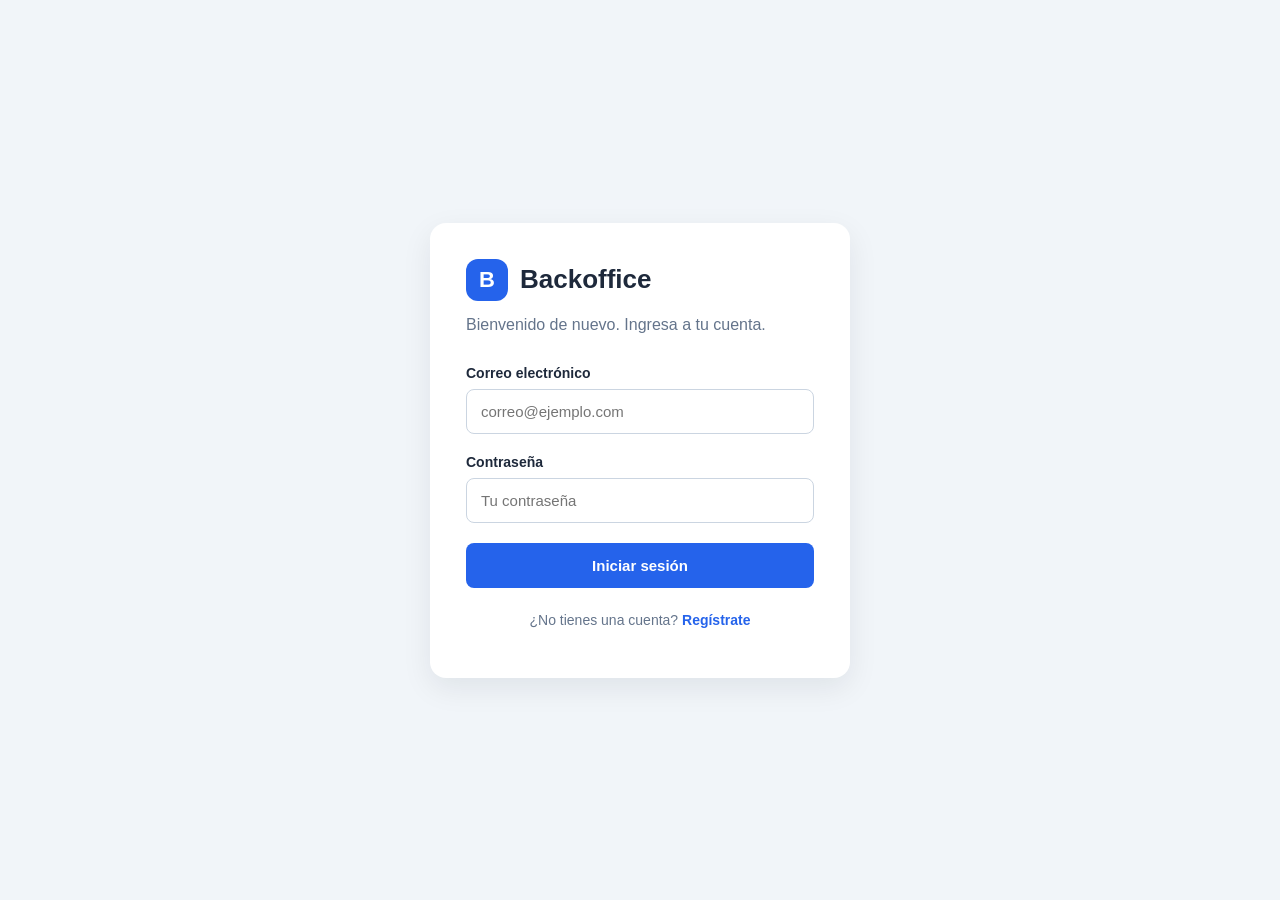
<file: index.html>
<!DOCTYPE html>
<html lang="es">
<head>
    <meta charset="UTF-8">
    <meta name="viewport" content="width=device-width, initial-scale=1.0">
    <meta name="description" content="Inicio de sesión de Backoffice">
    <title>Login | Backoffice</title>
    <link rel="stylesheet" href="css/style.css">
</head>
<body>
    <main class="auth-container">
        <section class="auth-card">
            <div class="brand">
                <div class="brand-icon">B</div>
                <h1>Backoffice</h1>
            </div>
            <p class="subtitle">Bienvenido de nuevo. Ingresa a tu cuenta.</p>

            <form id="loginForm">
                <label for="email">Correo electrónico</label>
                <input type="email" id="email" name="email" placeholder="correo@ejemplo.com" required>

                <label for="password">Contraseña</label>
                <input type="password" id="password" name="password" placeholder="Tu contraseña" required>

                <button type="submit">Iniciar sesión</button>
            </form>

            <p class="switch-page">¿No tienes una cuenta? <a href="register.html">Regístrate</a></p>
            <p id="message" class="message" aria-live="polite"></p>
        </section>
    </main>
    <script src="js/app.js"></script>
</body>
</html>
</file>
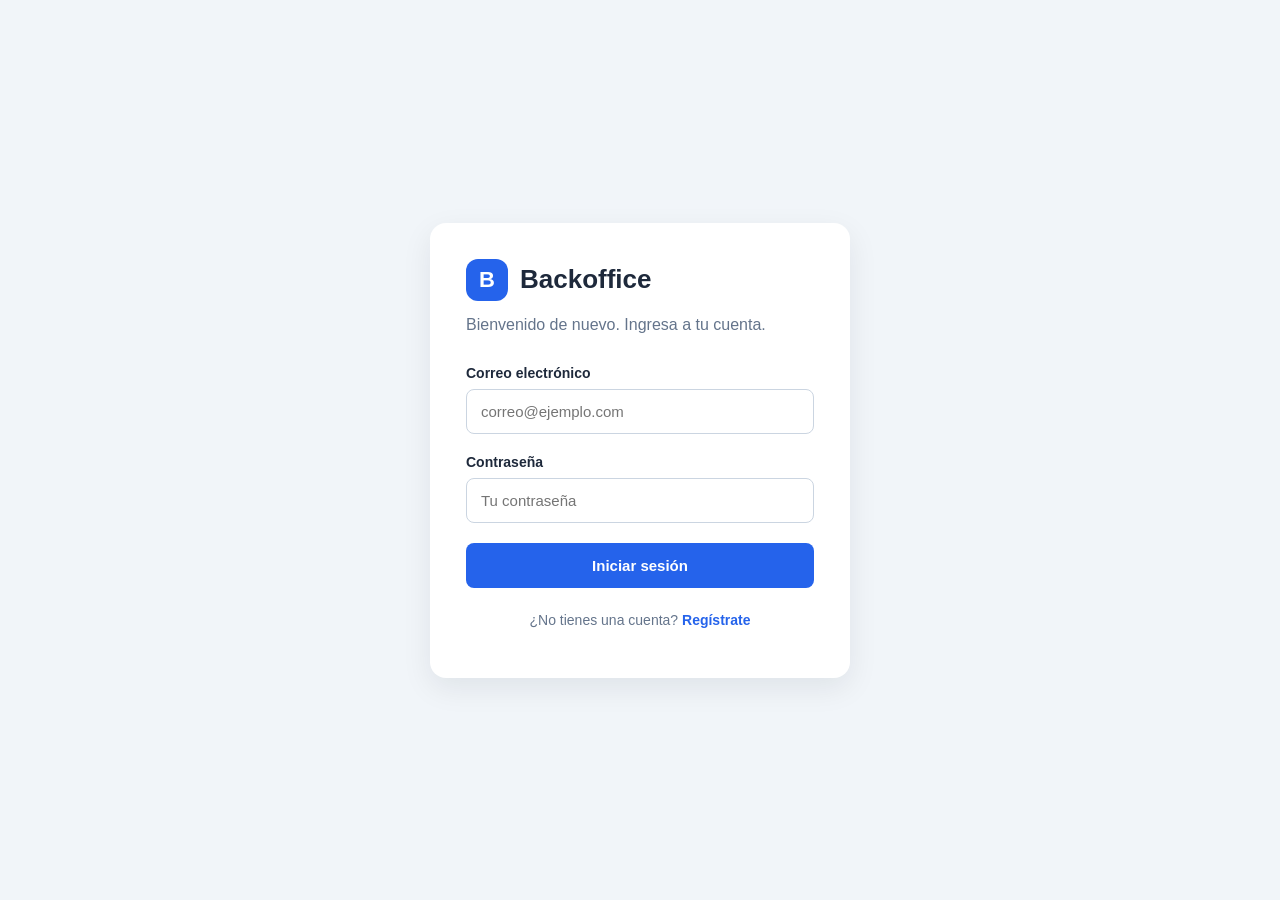
<file: home.html>
<!DOCTYPE html>
<html lang="es">
<head>
    <meta charset="UTF-8">
    <meta name="viewport" content="width=device-width, initial-scale=1.0">
    <meta name="description" content="Panel principal de Backoffice">
    <title>Home | Backoffice</title>
    <link rel="stylesheet" href="css/style.css">
    <script>
        // Esta vista siempre redirige al Login.
        window.location.replace("index.html");
    </script>
</head>
<body>
    <main class="dashboard">
        <h1>Panel principal</h1>
        <p>Comprobando acceso...</p>
    </main>
</body>
</html>
</file>
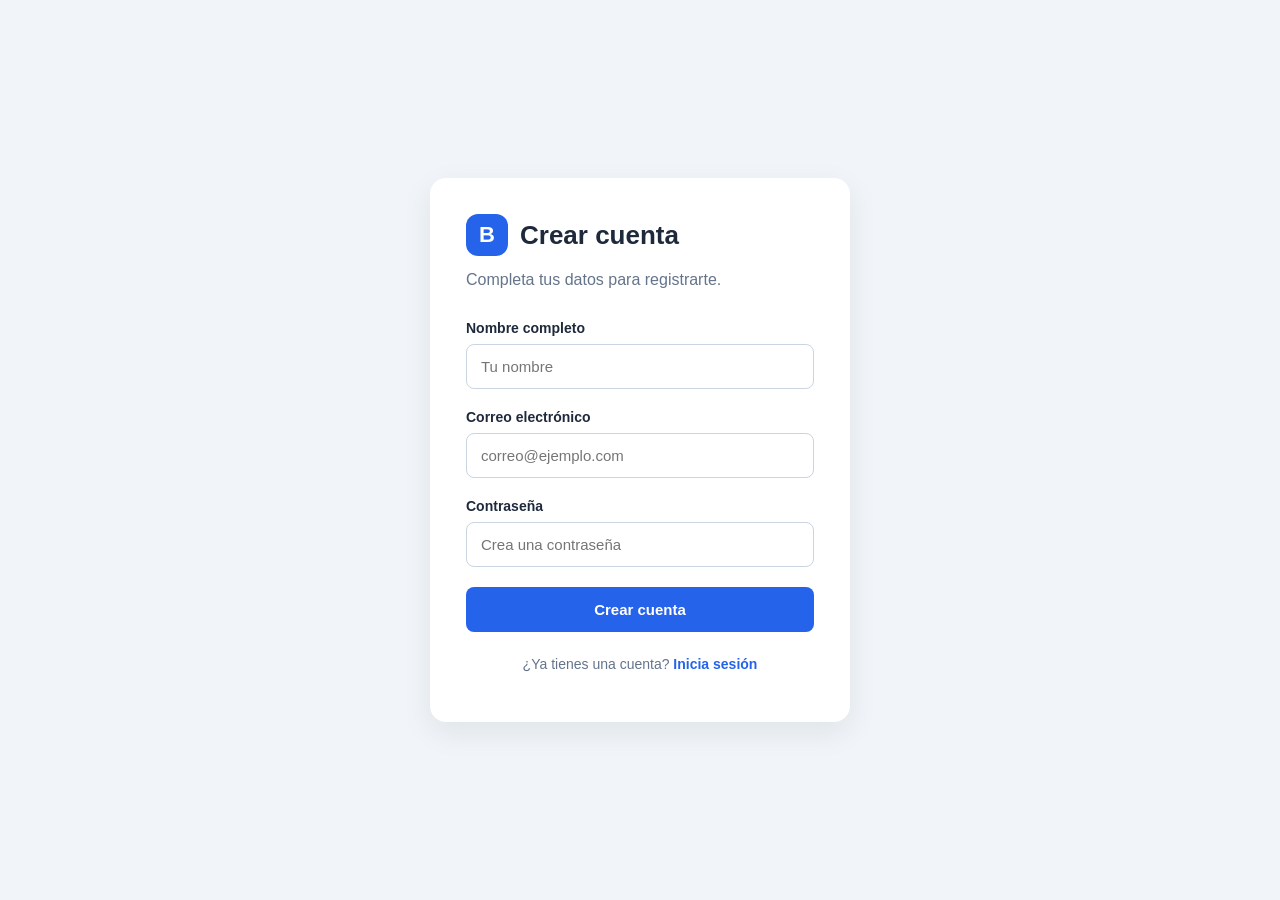
<file: register.html>
<!DOCTYPE html>
<html lang="es">
<head>
    <meta charset="UTF-8">
    <meta name="viewport" content="width=device-width, initial-scale=1.0">
    <meta name="description" content="Registro de usuario de Backoffice">
    <title>Registro | Backoffice</title>
    <link rel="stylesheet" href="css/style.css">
</head>
<body>
    <main class="auth-container">
        <section class="auth-card">
            <div class="brand">
                <div class="brand-icon">B</div>
                <h1>Crear cuenta</h1>
            </div>
            <p class="subtitle">Completa tus datos para registrarte.</p>

            <form id="registerForm">
                <label for="name">Nombre completo</label>
                <input type="text" id="name" name="name" placeholder="Tu nombre" required>

                <label for="email">Correo electrónico</label>
                <input type="email" id="email" name="email" placeholder="correo@ejemplo.com" required>

                <label for="password">Contraseña</label>
                <input type="password" id="password" name="password" placeholder="Crea una contraseña" minlength="6" required>

                <button type="submit">Crear cuenta</button>
            </form>

            <p class="switch-page">¿Ya tienes una cuenta? <a href="index.html">Inicia sesión</a></p>
            <p id="message" class="message" aria-live="polite"></p>
        </section>
    </main>
    <script src="js/app.js"></script>
</body>
</html>
</file>
<file: css/style.css>
:root {
    --primary: #2563eb;
    --primary-dark: #1d4ed8;
    --background: #f1f5f9;
    --text: #1e293b;
    --muted: #64748b;
    --white: #ffffff;
}

* {
    box-sizing: border-box;
}

body {
    margin: 0;
    min-height: 100vh;
    font-family: Arial, Helvetica, sans-serif;
    background: var(--background);
    color: var(--text);
}

.auth-container {
    min-height: 100vh;
    display: flex;
    justify-content: center;
    align-items: center;
    padding: 24px;
}

.auth-card {
    width: 100%;
    max-width: 420px;
    padding: 36px;
    background: var(--white);
    border-radius: 16px;
    box-shadow: 0 10px 30px rgba(15, 23, 42, 0.08);
}

.brand {
    display: flex;
    align-items: center;
    gap: 12px;
    margin-bottom: 12px;
}

.brand h1 {
    margin: 0;
    font-size: 26px;
}

.brand-icon {
    width: 42px;
    height: 42px;
    display: grid;
    place-items: center;
    border-radius: 12px;
    background: var(--primary);
    color: var(--white);
    font-size: 22px;
    font-weight: bold;
}

.subtitle {
    margin: 0 0 28px;
    color: var(--muted);
    line-height: 1.5;
}

form {
    display: flex;
    flex-direction: column;
}

label {
    margin: 0 0 8px;
    font-size: 14px;
    font-weight: bold;
}

input {
    width: 100%;
    padding: 13px 14px;
    margin-bottom: 20px;
    border: 1px solid #cbd5e1;
    border-radius: 8px;
    font-size: 15px;
}

input:focus {
    outline: 2px solid var(--primary);
    outline-offset: 1px;
}

button {
    padding: 14px;
    border: none;
    border-radius: 8px;
    background: var(--primary);
    color: var(--white);
    font-size: 15px;
    font-weight: bold;
    cursor: pointer;
}

button:hover {
    background: var(--primary-dark);
}

.switch-page {
    margin: 24px 0 0;
    text-align: center;
    color: var(--muted);
    font-size: 14px;
}

a {
    color: var(--primary);
    font-weight: bold;
    text-decoration: none;
}

a:hover {
    text-decoration: underline;
}

.message {
    color: var(--primary-dark);
    text-align: center;
    font-size: 14px;
}

.dashboard {
    padding: 32px;
}

@media (max-width: 480px) {
    .auth-container {
        padding: 16px;
    }

    .auth-card {
        padding: 26px 20px;
    }

    .brand h1 {
        font-size: 23px;
    }
}
</file>
